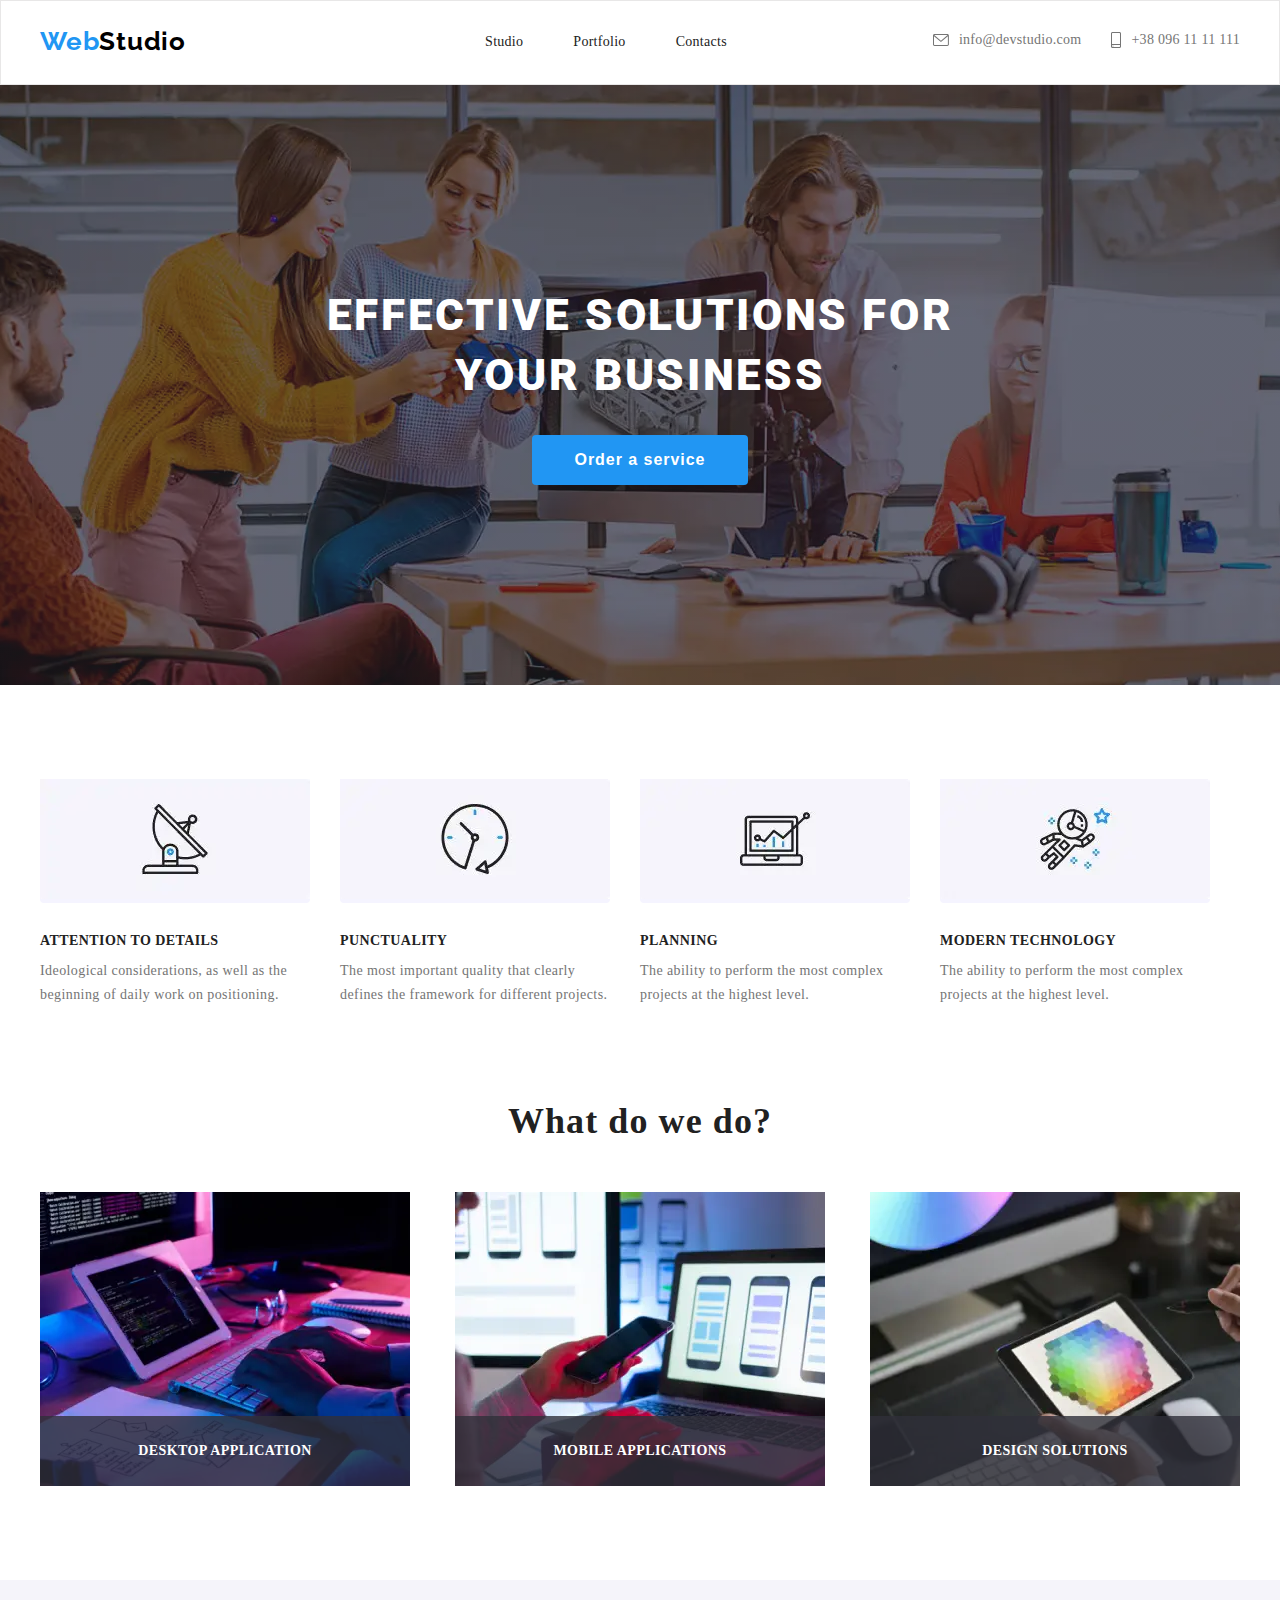
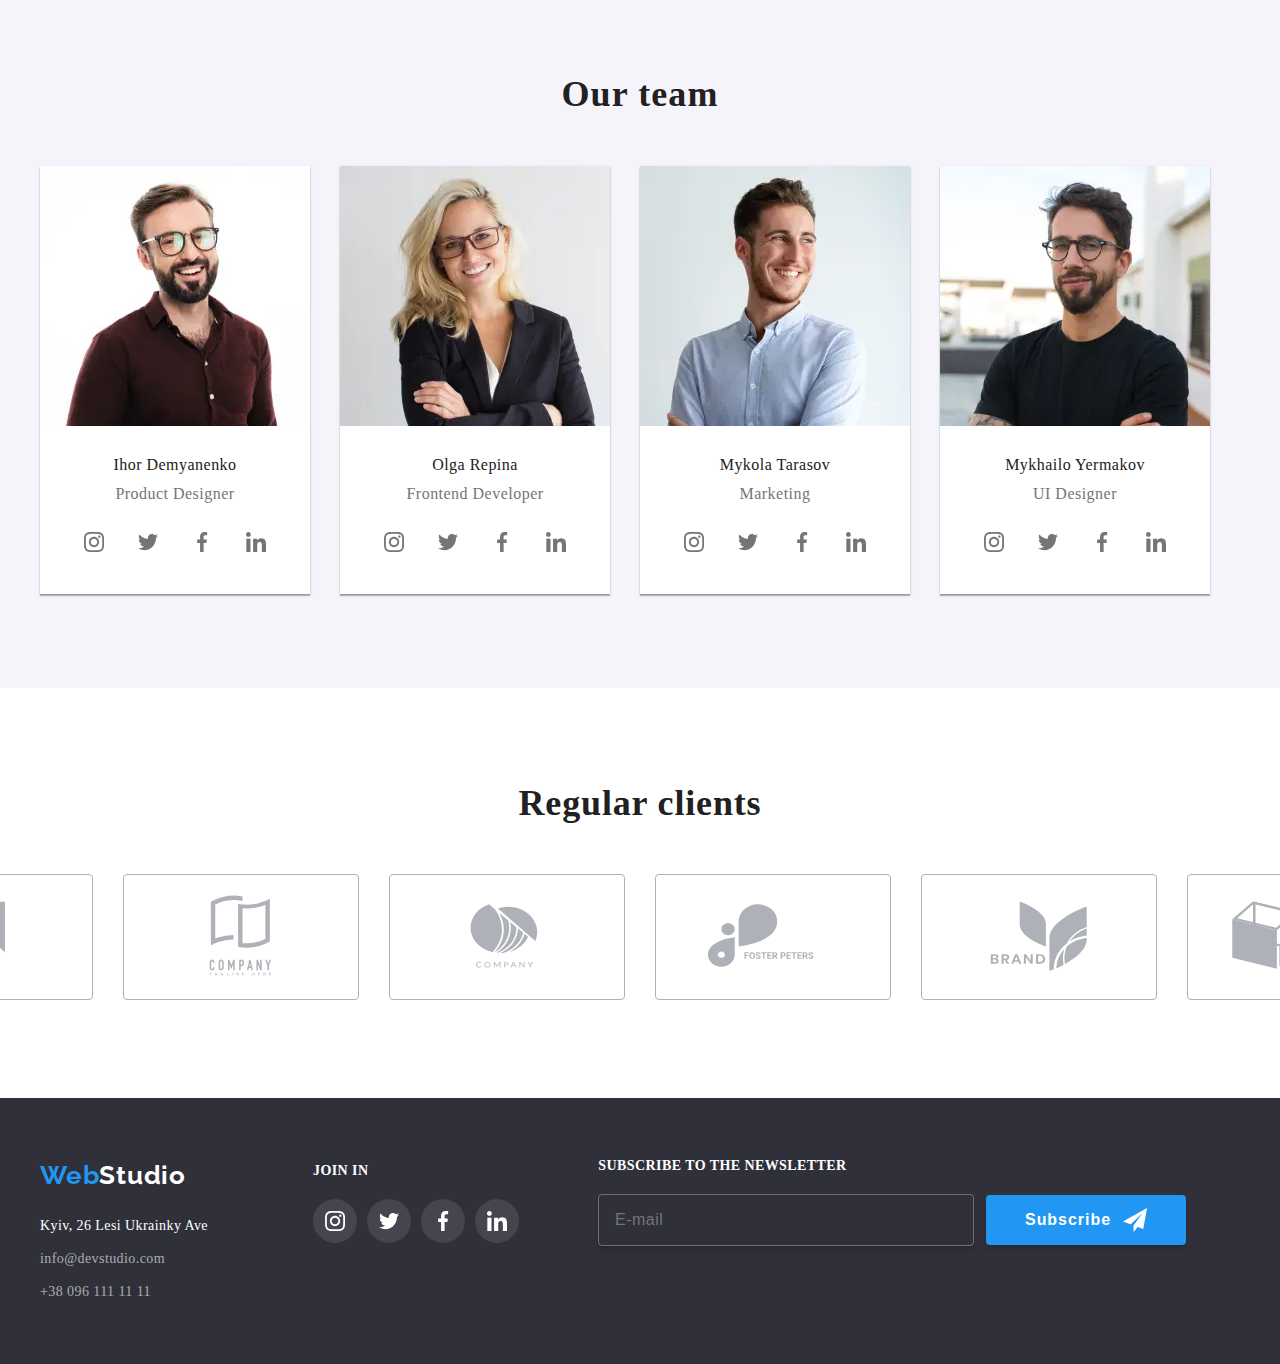
<file: index.html>
<!DOCTYPE html>
<html lang="en">
  <head>
    <meta charset="UTF-8" />
    <meta name="viewport" content="width=device-width, initial-scale=1.0" />
    <title>WebStudio</title>
    <link
      rel="stylesheet"
      href="https://cdnjs.cloudflare.com/ajax/libs/modern-normalize/2.0.0/modern-normalize.min.css"
      integrity="sha512-4xo8blKMVCiXpTaLzQSLSw3KFOVPWhm/TRtuPVc4WG6kUgjH6J03IBuG7JZPkcWMxJ5huwaBpOpnwYElP/m6wg=="
      crossorigin="anonymous"
      referrerpolicy="no-referrer"
    />
    <link rel="stylesheet" href="./css/reset.css" />
    <link rel="preconnect" href="https://fonts.googleapis.com" />
    <link rel="preconnect" href="https://fonts.gstatic.com" crossorigin />
    <link
      href="https://fonts.googleapis.com/css2?family=Raleway:wght@700&family=Roboto:wght@400;500;700;900&display=swap"
      rel="stylesheet"
    />
    <!-- <link rel="stylesheet" href="./css/style.css" /> -->
    <link rel="stylesheet" href="./css/main.min.css" />
  </head>
  <body>
    <header class="header">
      <div class="container header__box">
        <a class="header__logo" href="./index.html"
          >Web<span class="header__span">Studio</span></a
        >
        <nav class="header__navigation">
          <ul class="header__list">
            <li class="header__item">
              <a class="header__link header__line" href="./index.html"
                >Studio</a
              >
            </li>
            <li class="header__item">
              <a class="header__link" href="./portfolio.html">Portfolio</a>
            </li>
            <li class="header__item">
              <a class="header__link" href="">Contacts</a>
            </li>
          </ul>
        </nav>
        <ul class="header__contacts">
          <li class="header__item">
            <svg class="header__email">
              <use href="./images/symbol-defs.svg#icon-email"></use>
            </svg>
            <a class="header__mail" href="mailto:info@devstudio.com"
              >info@devstudio.com</a
            >
          </li>
          <li class="header__item">
            <svg class="header__phone">
              <use href="./images/symbol-defs.svg#icon-phone"></use>
            </svg>
            <a class="header__number" href="tel:+380961111111"
              >+38 096 11 11 111</a
            >
          </li>
        </ul>
        <button class="header__btn" data-mobile-open type="button">
          <svg class="header__svg">
            <use href="./images/symbol-defs.svg#icon-menu"></use>
          </svg>
        </button>
      </div>
    </header>
    <main>
      <!-- hero section -->
      <section class="hero">
        <div class="container">
          <h1 class="hero__title">effective solutions for your business</h1>
          <button class="hero__button" type="button" data-modal-open>
            Order a service
          </button>
        </div>
      </section>
      <!-- features -->
      <section class="features">
        <div class="container">
          <ul class="features__list">
            <li class="features__item">
              <h3 class="features__caption">ATTENTION TO DETAILS</h3>
              <p class="features__text">
                Ideological considerations, as well as the beginning of daily
                work on positioning.
              </p>
            </li>
            <li class="features__item">
              <h3 class="features__caption">PUNCTUALITY</h3>
              <p class="features__text">
                The most important quality that clearly defines the framework
                for different projects.
              </p>
            </li>
            <li class="features__item">
              <h3 class="features__caption">PLANNING</h3>
              <p class="features__text">
                The ability to perform the most complex projects at the highest
                level.
              </p>
            </li>
            <li class="features__item">
              <h3 class="features__caption">MODERN TECHNOLOGY</h3>
              <p class="features__text">
                The ability to perform the most complex projects at the highest
                level.
              </p>
            </li>
          </ul>
        </div>
      </section>
      <!-- what we do -->
      <section class="do">
        <div class="container do__box">
          <h2 class="do__title">What do we do?</h2>
          <ul class="do__list">
            <li class="do__item">
              <div class="do__work">
                <picture>
                 <source
                     srcset="./images/desktop/work1@desktop-1x.webp 1x, ./images/desktop/work1@desktop-2x.webp 2x"
                     type="image/webp" media=" (min-width: 1200px)" />
                 <img class="work__img" src="./images/programming.webp" alt="work1" />
             </picture>
                <p class="do__descr">Desktop application</p>
              </div>
            </li>
            <li class="do__item">
              <div class="do__work">
               <picture>
               <source
                   srcset="./images/desktop/work2@desktop-1x.webp 1x, ./images/desktop/work2@desktop-2x.webp 2x"
                   type="image/webp" media=" (min-width: 1200px)" />
               <img class="work__img" src="./images/ihor.webp" alt="work2" />
                 </picture>
                <p class="do__descr">Mobile applications</p>
              </div>
            </li>
            <li class="do__item">
              <div class="do__work">
                <picture>
                 <source
                     srcset="./images/desktop/work3@desktop-1x.webp 1x, ./images/desktop/work3@desktop-2x.webp 2x"
                     type="image/webp" media=" (min-width: 1200px)" />
                 <img class="work__img" src="./images/diagram.webp" alt="work3" />
             </picture>
                <p class="do__descr">Design solutions</p>
              </div>
            </li>
          </ul>
        </div>
      </section>
      <!-- our team -->
      <section class="team">
        <div class="container team__box">
          <h2 class="team__title">Our team</h2>
          <ul class="team__list">
            <li class="team__item">
              <picture>
               <source
                 srcset="./images/desktop/worker1@desktop-1x.webp 1x, ./images/desktop/worker1@desktop-2x.webp 2x"
                 type="image/webp"
                 media=" (min-width: 1200px)"
               />
               <source
                 srcset="./images/tablet/worker1@tablet-1x.webp 1x, ./images/tablet/worker1@tablet-2x.webp 2x"
                 type="image/webp"
                 media=" (min-width: 768px)"
               />
               <source
                 srcset="./images/phone/worker1@phone-1x.webp 1x, ./images/phone/worker1@phone-2x.webp 2x"
                 type="image/webp"
                 media=" (min-width: 320px)"
               />
               <img class="command__img" src="./images/ihor.webp" alt="worker1" />
             </picture>
              <h3 class="team__name">Ihor Demyanenko</h3>
              <p class="team__paragraph">Product Designer</p>
              <ul class="team__list2">
                <li class="team__contacts">
                  <a class="team__link">
                    <svg class="team__contact">
                      <use href="./images/symbol-defs.svg#icon-instagram"></use>
                    </svg>
                  </a>
                </li>
                <li class="team__contacts">
                  <a class="team__link">
                    <svg class="team__contact">
                      <use href="./images/symbol-defs.svg#icon-twitter"></use>
                    </svg>
                  </a>
                </li>
                <li class="team__contacts">
                  <a class="team__link">
                    <svg class="team__contact">
                      <use href="./images/symbol-defs.svg#icon-facebook"></use>
                    </svg>
                  </a>
                </li>
                <li class="team__contacts">
                  <a class="team__link">
                    <svg class="team__contact">
                      <use href="./images/symbol-defs.svg#icon-linkedin"></use>
                    </svg>
                  </a>
                </li>
              </ul>
            </li>
            <li class="team__item">
              <picture>
               <source
                 srcset="./images/desktop/worker2@desktop-1x.webp 1x, ./images/desktop/worker2@desktop-2x.webp 2x"
                 type="image/webp"
                 media=" (min-width: 1200px)"
               />
               <source
                 srcset="./images/tablet/worker2@tablet-1x.webp 1x, ./images/tablet/worker2@tablet-2x.webp 2x"
                 type="image/webp"
                 media=" (min-width: 768px)"
               />
               <source
                 srcset="./images/phone/worker2@phone-1x.webp 1x, ./images/phone/worker2@phone-2x.webp 2x"
                 type="image/webp"
                 media=" (min-width: 320px)"
               />
               <img class="command__img" src="./images/olga.webp" alt="worker2" />
             </picture>
              <h3 class="team__name">Olga Repina</h3>
              <p class="team__paragraph">Frontend Developer</p>
              <ul class="team__list2">
                <li class="team__contacts">
                  <a class="team__link" href="">
                    <svg class="team__contact">
                      <use href="./images/symbol-defs.svg#icon-instagram"></use>
                    </svg>
                  </a>
                </li>
                <li class="team__contacts">
                  <a class="team__link">
                    <svg class="team__contact">
                      <use href="./images/symbol-defs.svg#icon-twitter"></use>
                    </svg>
                  </a>
                </li>
                <li class="team__contacts">
                  <a class="team__link">
                    <svg class="team__contact">
                      <use href="./images/symbol-defs.svg#icon-facebook"></use>
                    </svg>
                  </a>
                </li>
                <li class="team__contacts">
                  <a class="team__link">
                    <svg class="team__contact">
                      <use href="./images/symbol-defs.svg#icon-linkedin"></use>
                    </svg>
                  </a>
                </li>
              </ul>
            </li>
            <li class="team__item">
             <picture>
              <source
                srcset="./images/desktop/worker3@desktop-1x.webp 1x, ./images/desktop/worker3@desktop-2x.webp 2x"
                type="image/webp"
                media=" (min-width: 1200px)"
              />
              <source
                srcset="./images/tablet/worker3@tablet-1x.webp 1x, ./images/tablet/worker3@tablet-2x.webp 2x"
                type="image/webp"
                media=" (min-width: 768px)"
              />
              <source
                srcset="./images/phone/worker3@phone-1x.webp 1x, ./images/phone/worker3@phone-2x.webp 2x"
                type="image/webp"
                media=" (min-width: 320px)"
              />
              <img class="command__img" src="./images/mykola.webp" alt="worker3" />
            </picture>
              <h3 class="team__name">Mykola Tarasov</h3>
              <p class="team__paragraph">Marketing</p>
              <ul class="team__list2">
                <li class="team__contacts">
                  <a class="team__link" href="">
                    <svg class="team__contact">
                      <use href="./images/symbol-defs.svg#icon-instagram"></use>
                    </svg>
                  </a>
                </li>
                <li class="team__contacts">
                  <a class="team__link">
                    <svg class="team__contact">
                      <use href="./images/symbol-defs.svg#icon-twitter"></use>
                    </svg>
                  </a>
                </li>
                <li class="team__contacts">
                  <a class="team__link">
                    <svg class="team__contact">
                      <use href="./images/symbol-defs.svg#icon-facebook"></use>
                    </svg>
                  </a>
                </li>
                <li class="team__contacts">
                  <a class="team__link">
                    <svg class="team__contact">
                      <use href="./images/symbol-defs.svg#icon-linkedin"></use>
                    </svg>
                  </a>
                </li>
              </ul>
            </li>
            <li class="team__item">
              <picture>
               <source
                 srcset="./images/desktop/worker4@desktop-1x.webp 1x, ./images/desktop/worker4@desktop-2x.webp 2x"
                 type="image/webp"
                 media=" (min-width: 1200px)"
               />
               <source
                 srcset="./images/tablet/worker4@tablet-1x.webp 1x, ./images/tablet/worker4@tablet-2x.webp 2x"
                 type="image/webp"
                 media=" (min-width: 768px)"
               />
               <source
                 srcset="./images/phone/worker4@phone-1x.webp 1x, ./images/phone/worker4@phone-2x.webp 2x"
                 type="image/webp"
                 media=" (min-width: 320px)"
               />
               <img class="command__img" src="./images/mykhailo.webp" alt="worker4" />
             </picture>
              <h3 class="team__name">Mykhailo Yermakov</h3>
              <p class="team__paragraph">UI Designer</p>
              <ul class="team__list2">
                <li class="team__contacts">
                  <a class="team__link">
                    <svg class="team__contact">
                      <use href="./images/symbol-defs.svg#icon-instagram"></use>
                    </svg>
                  </a>
                </li>
                <li class="team__contacts">
                  <a class="team__link">
                    <svg class="team__contact">
                      <use href="./images/symbol-defs.svg#icon-twitter"></use>
                    </svg>
                  </a>
                </li>
                <li class="team__contacts">
                  <a class="team__link">
                    <svg class="team__contact">
                      <use href="./images/symbol-defs.svg#icon-facebook"></use>
                    </svg>
                  </a>
                </li>
                <li class="team__contacts">
                  <a class="team__link">
                    <svg class="team__contact">
                      <use href="./images/symbol-defs.svg#icon-linkedin"></use>
                    </svg>
                  </a>
                </li>
              </ul>
            </li>
          </ul>
        </div>
      </section>
    </main>
    <section class="clients">
      <div class="container">
        <h3 class="clients__title">Regular сlients</h3>
        <ul class="clients__list">
          <li class="clients__item">
            <svg class="clients__icon">
              <use href="./images/symbol-defs.svg#icon-logo0"></use>
            </svg>
          </li>
          <li class="clients__item">
            <svg class="clients__icon">
              <use href="./images/symbol-defs.svg#icon-logo1"></use>
            </svg>
          </li>
          <li class="clients__item">
            <svg class="clients__icon">
              <use href="./images/symbol-defs.svg#icon-logo2"></use>
            </svg>
          </li>
          <li class="clients__item">
            <svg class="clients__icon">
              <use href="./images/symbol-defs.svg#icon-logo3"></use>
            </svg>
          </li>
          <li class="clients__item">
            <svg class="clients__icon">
              <use href="./images/symbol-defs.svg#icon-logo4"></use>
            </svg>
          </li>
          <li class="clients__item">
            <svg class="clients__icon">
              <use href="./images/symbol-defs.svg#icon-logo5"></use>
            </svg>
          </li>
        </ul>
      </div>
    </section>
    <!-- footer -->
    <footer class="footer">
      <div class="container">
        <div class="footer__desk">
          <div class="footer__cont">
            <div class="footer__info">
              <a class="footer__logo" href="./index.html"
                ><span class="footer__span">Web</span>Studio</a
              >
              <address class="footer__address">
                Kyiv, 26 Lesi Ukrainky Ave
              </address>
              <a
                class="footer__link"
                href="mailto:info@devstudio.com"
                target="_blank"
                >info@devstudio.com</a
              >
              <a class="footer__link" href="tel:+380961111111"
                >+38 096 111 11 11</a
              >
            </div>
            <div class="footer__join">
              <h4 class="footer__subtitle">Join in</h4>
              <ul class="footer__list">
                <li class="footer__item">
                  <svg class="footer__icon">
                    <use href="./images/symbol-defs.svg#icon-instagram"></use>
                  </svg>
                </li>
                <li class="footer__item">
                  <svg class="footer__icon">
                    <use href="./images/symbol-defs.svg#icon-twitter"></use>
                  </svg>
                </li>
                <li class="footer__item">
                  <svg class="footer__icon">
                    <use href="./images/symbol-defs.svg#icon-facebook"></use>
                  </svg>
                </li>
                <li class="footer__item">
                  <svg class="footer__icon">
                    <use href="./images/symbol-defs.svg#icon-linkedin"></use>
                  </svg>
                </li>
              </ul>
            </div>
          </div>
          <form action="" class="footer__form">
            <h2 class="footer__subscribe">Subscribe to the newsletter</h2>
            <div class="footer__container2">
              <input
                type="email"
                class="footer__input"
                placeholder="E-mail"
                required
              />
              <button class="footer__button" type="submit">
                Subscribe
                <svg
                  class="footer__tg"
                  xmlns="http://www.w3.org/2000/svg"
                  width="24"
                  height="24"
                  viewBox="0 0 24 24"
                  fill="none"
                >
                  <path
                    d="M24 0L0 13.5L7.66994 16.3407L19.5 5.25002L10.5017 17.3896L10.509 17.3923L10.5 17.3896V24.0001L14.8013 18.982L20.2501 21.0001L24 0Z"
                    fill="white"
                  />
                </svg>
              </button>
            </div>
          </form>
         </div>
        </div>
      </div>
    </footer>
   <div class="modal">
      <div class="modal__backdrop is-hidden" data-modal>
        <div class="modal__window">
          <form class="modal__form">
            <button class="modal__closebutton" type="button" data-modal-close>
              <svg class="modal__closeicons" width="18" height="18">
                <use href="./images/symbol-defs.svg#icon-closeblack"></use>
              </svg>
            </button>
            <h2 class="modal__title">Залиште свої дані, ми вам передзвонимо</h2>
            <ul class="modal__list">
              <li class="modal__item">
                <label for="name" class="modal__name">
                  Ім'я
                  <input id="name" type="text" class="modal__input" required />
                  <svg class="modal__icons" width="18" height="18">
                    <use href="./images/symbol-defs.svg#icon-personblack"></use>
                  </svg>
                </label>
              </li>
              <li class="modal__item">
                <label for="phone" class="modal__name">
                  Телефон
                  <input id="phone" type="tel" class="modal__input" required />
                  <svg class="modal__icons" width="18" height="18">
                    <use href="./images/symbol-defs.svg#icon-phoneblack"></use>
                  </svg>
                </label>
              </li>
              <li class="modal__item">
                <label for="email" class="modal__name">
                  Пошта
                  <input
                    id="email"
                    type="email"
                    class="modal__input"
                    required
                  />
                  <svg class="modal__icons" width="18" height="18">
                    <use href="./images/symbol-defs.svg#icon-emailblack"></use>
                  </svg>
                </label>
              </li>
              <li class="modal__item">
                <label for="comment" class="modal__name"
                  >Коментар
                  <textarea
                    id="comment"
                    cols="30"
                    rows="10"
                    class="modal__comment"
                    placeholder="Введіть текст"
                  ></textarea>
                </label>
              </li>
            </ul>
            <label class="modal__label">
              <input type="checkbox" class="modal__checkbox" required />
              <p class="modal__text">
                Погоджуюся з розсилкою та приймаю
                <a href="" class="modal__link">Умови договору</a>
              </p>
            </label>
            <button class="modal__button" type="submit" data-modal-close>
              Відправити
            </button>
          </form>
        </div>
      </div>
    </div>

    <div class="mobile">
      <div class="mobile__backdrop is-hidden" data-mobile>
        <div class="mobile__window">
          <button class="mobile__button" type="button" data-mobile-close>
            <svg class="mobile__icon">
              <use href="./images/symbol-defs.svg#icon-closeblack"></use>
            </svg>
          </button>
          <ul class="mobile__nav">
            <li class="mobile__item">
              <a class="mobile__link" href="./index.html">Студія</a>
            </li>
            <li class="mobile__item">
              <a class="mobile__link" href="./portfolio.html">Портфоліо</a>
            </li>
            <li class="mobile__item">
              <a class="mobile__link" href="#">Контакти</a>
            </li>
          </ul>
          <div class="mobile__gap"></div>
          <ul class="mobile__contacts">
            <li class="mobile__iteminfo">
              <a class="mobile__number" href="tel:+380961111111">+380961111111</a>
            </li>
            <li class="mobile__iteminfo">
              <a class="mobile__email" href="mailto:info@devstudio.com"
                >info@devstudio.com</a
              >
            </li>
          </ul>
          <ul class="mobile__social">
            <li class="mobile__itemsocial">
              <a class="mobile__sociallink" href="https://www.instagram.com/"
                >Instagram</a
              >
            </li>
            <li class="mobile__itemsocial">
              <a class="mobile__sociallink" href="https://twitter.com/?lang=uk"
                >Twitter</a
              >
            </li>
            <li class="mobile__itemsocial">
              <a class="mobile__sociallink" href="https://www.facebook.com/"
                >Facebook</a
              >
            </li>
            <li class="mobile__itemsocial">
              <a class="mobile__sociallink" href="https://linkedin.com/"
                >Linkedin</a
              >
            </li>
          </ul>
        </div>
      </div>
    </div>
    <script type="module" src="./js/index.js"></script>
<script type="module" src="./js/mobile.js"></script>
  </body>
</html>
</file>
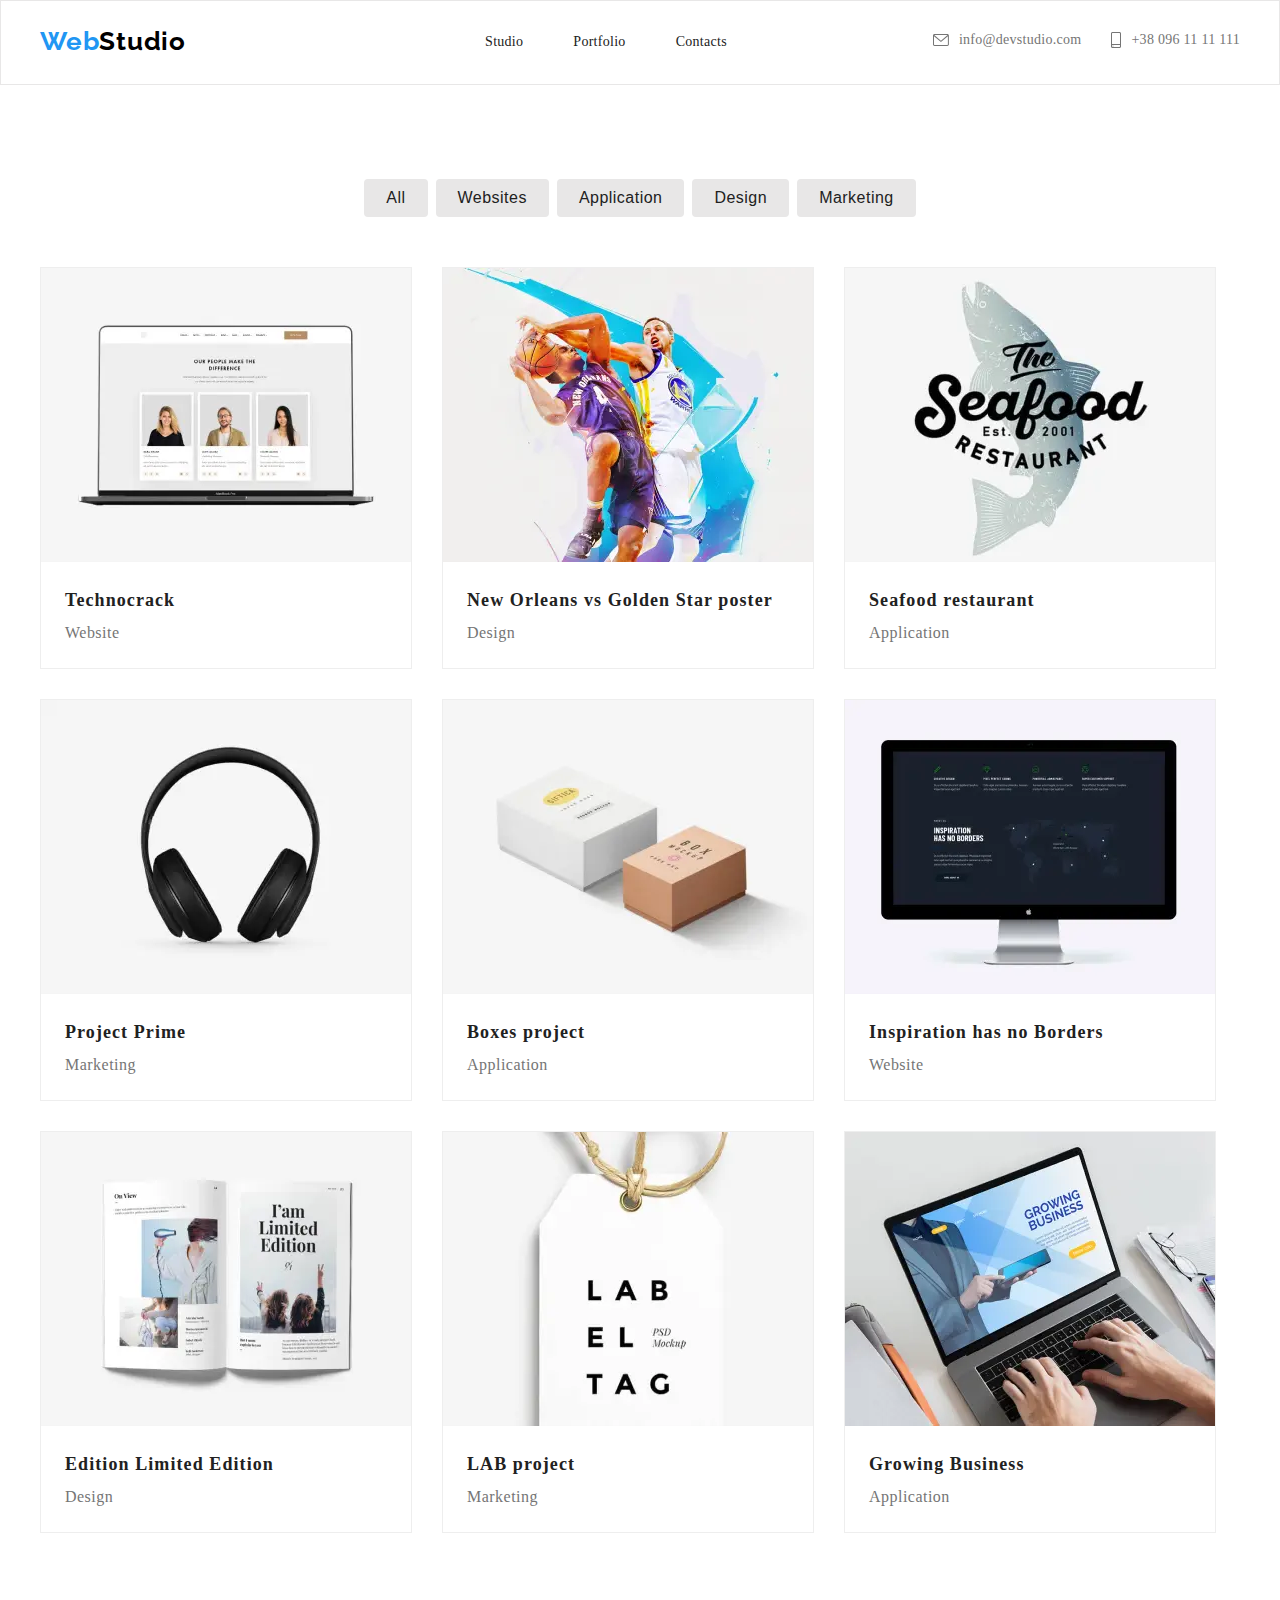
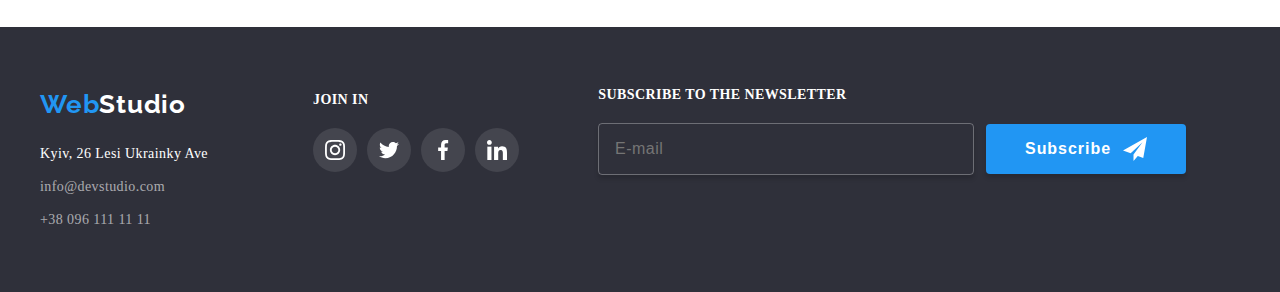
<file: portfolio.html>
<!DOCTYPE html>
<html lang="en">
  <head>
    <meta charset="UTF-8" />
    <meta name="viewport" content="width=device-width, initial-scale=1.0" />
    <title>Portfolio</title>
    <link
      rel="stylesheet"
      href="https://cdnjs.cloudflare.com/ajax/libs/modern-normalize/2.0.0/modern-normalize.min.css"
      integrity="sha512-4xo8blKMVCiXpTaLzQSLSw3KFOVPWhm/TRtuPVc4WG6kUgjH6J03IBuG7JZPkcWMxJ5huwaBpOpnwYElP/m6wg=="
      crossorigin="anonymous"
      referrerpolicy="no-referrer"
    />
    <link rel="preconnect" href="https://fonts.googleapis.com" />
    <link rel="preconnect" href="https://fonts.gstatic.com" crossorigin />
    <link
      href="https://fonts.googleapis.com/css2?family=Raleway:wght@700&family=Roboto:wght@400;500;700;900&display=swap"
      rel="stylesheet"
    />
    <!-- <link rel="stylesheet" href="./css/reset.css" /> -->
    <link rel="stylesheet" href="./css/portfolio.min.css" />
  </head>
  <body>
    <header class="header">
      <div class="container header__box">
        <a class="header__logo" href="./index.html"
          >Web<span class="header__span">Studio</span></a
        >
        <nav class="header__navigation">
          <ul class="header__list">
            <li class="header__item">
              <a class="header__link header__line" href="./index.html"
                >Studio</a
              >
            </li>
            <li class="header__item">
              <a class="header__link" href="./portfolio.html">Portfolio</a>
            </li>
            <li class="header__item">
              <a class="header__link" href="./contact.html">Contacts</a>
            </li>
          </ul>
        </nav>
        <ul class="header__contacts">
          <li class="header__item">
            <svg class="header__email">
              <use href="./images/symbol-defs.svg#icon-email"></use>
            </svg>
            <a class="header__mail" href="mailto:info@devstudio.com"
              >info@devstudio.com</a
            >
          </li>
          <li class="header__item">
            <svg class="header__phone">
              <use href="./images/symbol-defs.svg#icon-phone"></use>
            </svg>
            <a class="header__number" href="tel:+380961111111"
              >+38 096 11 11 111</a
            >
          </li>
        </ul>
        <button class="header__btn" type="button" data-mobile-open>
          <svg class="header__svg">
            <use href="./images/symbol-defs.svg#icon-menu"></use>
          </svg>
        </button>
      </div>
    </header>
    <main>
      <!-- hero section -->
      <section class="hero">
        <div class="container hero__flex">
          <nav class="hero__navigation">
            <ul class="hero__list">
              <li class="hero__item">
                <button class="hero__button" type="button">All</button>
              </li>
              <li class="hero__item">
                <button class="hero__button" type="button">Websites</button>
              </li>
              <li class="hero__item">
                <button class="hero__button" type="button">Application</button>
              </li>
              <li class="hero__item">
                <button class="hero__button" type="button">Design</button>
              </li>
              <li class="hero__item">
                <button class="hero__button" type="button">Marketing</button>
              </li>
            </ul>
          </nav>
        </div>
      </section>
      <!-- all -->
      <section class="all">
        <div class="container">
          <ul class="all__list">
            <li class="all__item grid__item">
              <div class="all__box">
               <picture>
                  <source
                    srcset="./images/desktop/site-work1@desktop-1x.webp 1x, ./images/desktop/site-work1@desktop-2x.webp 2x"
                    type="image/webp"
                    media=" (min-width: 1200px)"
                  />
                  <source
                    srcset="./images/tablet/site-work1@tablet-1x.webp 1x, ./images/tablet/site-work1@tablet-2x.webp 2x"
                    type="image/webp"
                    media=" (min-width: 768px)"
                  />
                  <source
                    srcset="./images/phone/site-work1@phone-1x.webp 1x, ./images/phone/site-work1@phone-2x.webp 2x"
                    type="image/webp"
                    media=" (min-width: 320px)"
                  />
                  <img class="sponcer__photo" src="./images/technocrack.webp" alt="site-work1" />
                </picture>
                <div class="all__overlay">
                  <p class="all__text">
                    The resource offers complex offers with different levels of
                    functionality and services. All this will allow the visitor
                    to get comprehensive information about the company or
                    private person.
                  </p>
                </div>
              </div>
              <h3 class="all__subtitle">Technocrack</h3>
              <p class="all__descr">Website</p>
            </li>
            <li class="all__item grid__item">
              <div class="all__box">
               <picture>
                  <source
                    srcset="./images/desktop/site-work2@desktop-1x.webp 1x, ./images/desktop/site-work2@desktop-2x.webp 2x"
                    type="image/webp"
                    media=" (min-width: 1200px)"
                  />
                  <source
                    srcset="./images/tablet/site-work2@tablet-1x.webp 1x, ./images/tablet/site-work2@tablet-2x.webp 2x"
                    type="image/webp"
                    media=" (min-width: 768px)"
                  />
                  <source
                    srcset="./images/phone/site-work2@phone-1x.webp 1x, ./images/phone/site-work2@phone-2x.webp 2x"
                    type="image/webp"
                    media=" (min-width: 320px)"
                  />
                  <img class="sponcer__photo" src="./images/basket.webp" alt="site-work2" />
                </picture>
                <div class="all__overlay">
                  <p class="all__text">
                    The resource offers complex offers with different levels of
                    functionality and services. All this will allow the visitor
                    to get comprehensive information about the company or
                    private person.
                  </p>
                </div>
              </div>
              <h3 class="all__subtitle">New Orleans vs Golden Star poster</h3>
              <p class="all__descr">Design</p>
            </li>
            <li class="all__item grid__item">
              <div class="all__box">
                <picture>
                  <source
                    srcset="./images/desktop/site-work3@desktop-1x.webp 1x, ./images/desktop/site-work3@desktop-2x.webp 2x"
                    type="image/webp"
                    media=" (min-width: 1200px)"
                  />
                  <source
                    srcset="./images/tablet/site-work3@tablet-1x.webp 1x, ./images/tablet/site-work3@tablet-2x.webp 2x"
                    type="image/webp"
                    media=" (min-width: 768px)"
                  />
                  <source
                    srcset="./images/phone/site-work3@phone-1x.webp 1x, ./images/phone/site-work3@phone-2x.webp 2x"
                    type="image/webp"
                    media=" (min-width: 320px)"
                  />
                  <img class="sponcer__photo" src="./images/seafood.webp" alt="site-work3" />
                </picture>
                <div class="all__overlay">
                  <p class="all__text">
                    The resource offers complex offers with different levels of
                    functionality and services. All this will allow the visitor
                    to get comprehensive information about the company or
                    private person.
                  </p>
                </div>
              </div>
              <h3 class="all__subtitle">Seafood restaurant</h3>
              <p class="all__descr">Application</p>
            </li>
            <li class="all__item grid__item">
              <div class="all__box">
                <picture>
                  <source
                    srcset="./images/desktop/site-work4@desktop-1x.webp 1x, ./images/desktop/site-work4@desktop-2x.webp 2x"
                    type="image/webp"
                    media=" (min-width: 1200px)"
                  />
                  <source
                    srcset="./images/tablet/site-work4@tablet-1x.webp 1x, ./images/tablet/site-work4@tablet-2x.webp 2x"
                    type="image/webp"
                    media=" (min-width: 768px)"
                  />
                  <source
                    srcset="./images/phone/site-work4@phone-1x.webp 1x, ./images/phone/site-work4@phone-2x.webp 2x"
                    type="image/webp"
                    media=" (min-width: 320px)"
                  />
                  <img class="sponcer__photo" src="./images/headphone.webp" alt="site-work4" />
                </picture>
                <div class="all__overlay">
                  <p class="all__text">
                    The resource offers complex offers with different levels of
                    functionality and services. All this will allow the visitor
                    to get comprehensive information about the company or
                    private person.
                  </p>
                </div>
              </div>
              <h3 class="all__subtitle">Project Prime</h3>
              <p class="all__descr">Marketing</p>
            </li>
            <li class="all__item grid__item">
              <div class="all__box">
                <picture>
                  <source
                    srcset="./images/desktop/site-work5@desktop-1x.webp 1x, ./images/desktop/site-work5@desktop-2x.webp 2x"
                    type="image/webp"
                    media=" (min-width: 1200px)"
                  />
                  <source
                    srcset="./images/tablet/site-work5@tablet-1x.webp 1x, ./images/tablet/site-work5@tablet-2x.webp 2x"
                    type="image/webp"
                    media=" (min-width: 768px)"
                  />
                  <source
                    srcset="./images/phone/site-work5@phone-1x.webp 1x, ./images/phone/site-work5@phone-2x.webp 2x"
                    type="image/webp"
                    media=" (min-width: 320px)"
                  />
                  <img class="sponcer__photo" src="./images/box.webp" alt="site-work5" />
                </picture>
                <div class="all__overlay">
                  <p class="all__text">
                    The resource offers complex offers with different levels of
                    functionality and services. All this will allow the visitor
                    to get comprehensive information about the company or
                    private person.
                  </p>
                </div>
              </div>
              <h3 class="all__subtitle">Boxes project</h3>
              <p class="all__descr">Application</p>
            </li>
            <li class="all__item grid__item">
              <div class="all__box">
               <picture>
                  <source
                    srcset="./images/desktop/site-work6@desktop-1x.webp 1x, ./images/desktop/site-work6@desktop-2x.webp 2x"
                    type="image/webp"
                    media=" (min-width: 1200px)"
                  />
                  <source
                    srcset="./images/tablet/site-work6@tablet-1x.webp 1x, ./images/tablet/site-work6@tablet-2x.webp 2x"
                    type="image/webp"
                    media=" (min-width: 768px)"
                  />
                  <source
                    srcset="./images/phone/site-work6@phone-1x.webp 1x, ./images/phone/site-work6@phone-2x.webp 2x"
                    type="image/webp"
                    media=" (min-width: 320px)"
                  />
                  <img class="sponcer__photo" src="./images/computer.webp" alt="site-work6" />
                </picture>
                <div class="all__overlay">
                  <p class="all__text">
                    The resource offers complex offers with different levels of
                    functionality and services. All this will allow the visitor
                    to get comprehensive information about the company or
                    private person.
                  </p>
                </div>
              </div>
              <h3 class="all__subtitle">Inspiration has no Borders</h3>
              <p class="all__descr">Website</p>
            </li>
            <li class="all__item grid__item">
              <div class="all__box">
                <picture>
                  <source
                    srcset="./images/desktop/site-work7@desktop-1x.webp 1x, ./images/desktop/site-work1@desktop-2x.webp 2x"
                    type="image/webp"
                    media=" (min-width: 1200px)"
                  />
                  <source
                    srcset="./images/tablet/site-work7@tablet-1x.webp 1x, ./images/tablet/site-work7@tablet-2x.webp 2x"
                    type="image/webp"
                    media=" (min-width: 768px)"
                  />
                  <source
                    srcset="./images/phone/site-work7@phone-1x.webp 1x, ./images/phone/site-work7@phone-2x.webp 2x"
                    type="image/webp"
                    media=" (min-width: 320px)"
                  />
                  <img class="sponcer__photo" src="./images/magazine.webp" alt="site-work1" />
                </picture>
                <div class="all__overlay">
                  <p class="all__text">
                    The resource offers complex offers with different levels of
                    functionality and services. All this will allow the visitor
                    to get comprehensive information about the company or
                    private person.
                  </p>
                </div>
              </div>
              <h3 class="all__subtitle">Edition Limited Edition</h3>
              <p class="all__descr">Design</p>
            </li>
            <li class="all__item grid__item">
              <div class="all__box">
                <picture>
                  <source
                    srcset="./images/desktop/site-work8@desktop-1x.webp 1x, ./images/desktop/site-work8@desktop-2x.webp 2x"
                    type="image/webp"
                    media=" (min-width: 1200px)"
                  />
                  <source
                    srcset="./images/tablet/site-work8@tablet-1x.webp 1x, ./images/tablet/site-work8@tablet-2x.webp 2x"
                    type="image/webp"
                    media=" (min-width: 768px)"
                  />
                  <source
                    srcset="./images/phone/site-work8@phone-1x.webp 1x, ./images/phone/site-work8@phone-2x.webp 2x"
                    type="image/webp"
                    media=" (min-width: 320px)"
                  />
                  <img class="sponcer__photo" src="./images/label.webp" alt="site-work8" />
                </picture>
                <div class="all__overlay">
                  <p class="all__text">
                    The resource offers complex offers with different levels of
                    functionality and services. All this will allow the visitor
                    to get comprehensive information about the company or
                    private person.
                  </p>
                </div>
              </div>
              <h3 class="all__subtitle">LAB project</h3>
              <p class="all__descr">Marketing</p>
            </li>
            <li class="all__item grid__item">
              <div class="all__box">
                <picture>
                  <source
                    srcset="./images/desktop/site-work9@desktop-1x.webp 1x, ./images/desktop/site-work9@desktop-2x.webp 2x"
                    type="image/webp"
                    media=" (min-width: 1200px)"
                  />
                  <source
                    srcset="./images/tablet/site-work9@tablet-1x.webp 1x, ./images/tablet/site-work9@tablet-2x.webp 2x"
                    type="image/webp"
                    media=" (min-width: 768px)"
                  />
                  <source
                    srcset="./images/phone/site-work9@phone-1x.webp 1x, ./images/phone/site-work9@phone-2x.webp 2x"
                    type="image/webp"
                    media=" (min-width: 320px)"
                  />
                  <img class="sponcer__photo" src="./images/business.webp" alt="site-work9" />
                </picture>
                <div class="all__overlay">
                  <p class="all__text">
                    The resource offers complex offers with different levels of
                    functionality and services. All this will allow the visitor
                    to get comprehensive information about the company or
                    private person.
                  </p>
                </div>
              </div>
              <h3 class="all__subtitle">Growing Business</h3>
              <p class="all__descr">Application</p>
            </li>
          </ul>
        </div>
      </section>
    </main>
    <!-- footer -->
    <footer class="footer">
      <div class="container">
        <div class="footer__desk">
          <div class="footer__cont">
            <div class="footer__info">
              <a class="footer__logo" href="./index.html"
                ><span class="footer__span">Web</span>Studio</a
              >
              <address class="footer__address">
                Kyiv, 26 Lesi Ukrainky Ave
              </address>
              <a
                class="footer__link"
                href="mailto:info@devstudio.com"
                target="_blank"
                >info@devstudio.com</a
              >
              <a class="footer__link" href="tel:+380961111111"
                >+38 096 111 11 11</a
              >
            </div>
            <div class="footer__join">
              <h4 class="footer__subtitle">Join in</h4>
              <ul class="footer__list">
                <li class="footer__item">
                  <svg class="footer__icon">
                    <use href="./images/symbol-defs.svg#icon-instagram"></use>
                  </svg>
                </li>
                <li class="footer__item">
                  <svg class="footer__icon">
                    <use href="./images/symbol-defs.svg#icon-twitter"></use>
                  </svg>
                </li>
                <li class="footer__item">
                  <svg class="footer__icon">
                    <use href="./images/symbol-defs.svg#icon-facebook"></use>
                  </svg>
                </li>
                <li class="footer__item">
                  <svg class="footer__icon">
                    <use href="./images/symbol-defs.svg#icon-linkedin"></use>
                  </svg>
                </li>
              </ul>
            </div>
          </div>
          <form action="" class="footer__form">
            <h2 class="footer__subscribe">Subscribe to the newsletter</h2>
            <div class="footer__container2">
              <input
                type="email"
                class="footer__input"
                placeholder="E-mail"
                required
              />
              <button class="footer__button" type="submit">
                Subscribe
                <svg
                  class="footer__tg"
                  xmlns="http://www.w3.org/2000/svg"
                  width="24"
                  height="24"
                  viewBox="0 0 24 24"
                  fill="none"
                >
                  <path
                    d="M24 0L0 13.5L7.66994 16.3407L19.5 5.25002L10.5017 17.3896L10.509 17.3923L10.5 17.3896V24.0001L14.8013 18.982L20.2501 21.0001L24 0Z"
                    fill="white"
                  />
                </svg>
              </button>
            </div>
          </form>
         </div>
        </div>
      </div>
    </footer>
      <div class="mobile">
      <div class="mobile__backdrop is-hidden" data-mobile>
        <div class="mobile__window">
          <button class="mobile__button" type="button" data-mobile-close>
            <svg class="mobile__icon">
              <use href="./images/symbol-defs.svg#icon-closeblack"></use>
            </svg>
          </button>
          <ul class="mobile__nav">
            <li class="mobile__item">
              <a class="mobile__link" href="./index.html">Студія</a>
            </li>
            <li class="mobile__item">
              <a class="mobile__link" href="./portfolio.html">Портфоліо</a>
            </li>
            <li class="mobile__item">
              <a class="mobile__link" href="#">Контакти</a>
            </li>
          </ul>
          <div class="mobile__gap"></div>
          <ul class="mobile__contacts">
            <li class="mobile__iteminfo">
              <a class="mobile__number" href="tel:+380961111111">+380961111111</a>
            </li>
            <li class="mobile__iteminfo">
              <a class="mobile__email" href="mailto:info@devstudio.com"
                >info@devstudio.com</a
              >
            </li>
          </ul>
          <ul class="mobile__social">
            <li class="mobile__itemsocial">
              <a class="mobile__sociallink" href="https://www.instagram.com/"
                >Instagram</a
              >
            </li>
            <li class="mobile__itemsocial">
              <a class="mobile__sociallink" href="https://twitter.com/?lang=uk"
                >Twitter</a
              >
            </li>
            <li class="mobile__itemsocial">
              <a class="mobile__sociallink" href="https://www.facebook.com/"
                >Facebook</a
              >
            </li>
            <li class="mobile__itemsocial">
              <a class="mobile__sociallink" href="https://linkedin.com/"
                >Linkedin</a
              >
            </li>
          </ul>
        </div>
      </div>
    </div>
      <script type="module" src="./js/mobile.js"></script>
  </body>
</html>
</file>
<file: css/style.css>
:root {
  --text-color: #212121;
  --logo-colour: #2196f3;
  --title-color: #FFFFF;
  --paragraphs-color: #757575;
  --bg-color: #f5f4fa;
}
body {
  font-family: Roboto;
}

.footer-form {
  padding-top: 12px;
  margin-left: 80px;
}

.footer-form-title {
  color: #fff;
  font-size: 14px;
  font-style: normal;
  font-weight: 700;
  line-height: normal;
  letter-spacing: 0.42px;
  text-transform: uppercase;
  margin-bottom: 20px;
}
.footer-form-container {
  display: flex;
  gap: 12px;
}

.footer-form-input {
  border-radius: 4px;
  border: 1px solid rgba(255, 255, 255, 0.3);
  background: rgba(33, 150, 243, 0.01);
  box-shadow: 0px 4px 4px 0px rgba(0, 0, 0, 0.15);
  padding: 15px 16px;
  width: 358px;
  color: #fff;
  font-size: 16px;
  font-weight: 400;
  line-height: 1.25;
  letter-spacing: 0.48px;
}
.footer-form-input:focus {
  outline: none;
  border: 1px solid #2196f3;
}

.footer-form-input::placeholder {
  color: #757575;
  font-size: 16px;
  font-weight: 400;
  line-height: 1.25;
  letter-spacing: 0.48px;
}

.footer-form-button {
  color: #fff;
  font-size: 16px;
  font-weight: 700;
  line-height: 1.87;
  letter-spacing: 0.96px;
  padding: 10px 28px;
  background-color: #2196f3;
  display: flex;
  gap: 10px;
  align-items: center;
  border-radius: 4px;
  box-shadow: 0px 4px 4px 0px rgba(0, 0, 0, 0.15);
  border: none;
}

.footer-form-icon {
  fill: #fff;
}
</file>
<file: css/main.min.css>
*{outline:none;margin:0;padding:0}a{text-decoration:none}ul{list-style:none}img{display:block;width:100%;max-width:100%;height:auto}button{border:none;display:block}.container{padding:0 10px;margin:0 auto}@media screen and (max-width: 767px){.container{max-width:480px}}@media screen and (min-width: 768px){.container{width:768px}}@media screen and (min-width: 1200px){.container{width:1200px}}.footer__subtitle,.footer__link,.footer__address,.do__descr,.features__text,.features__caption{font-size:14px;letter-spacing:.42px}.hero__button{background:#2196f3;color:#fff;border-radius:4px;border:none;font-size:16px}.modal__label,.modal__closebutton{display:flex;justify-content:center;align-items:center}.header{padding-top:16px;padding-bottom:16px;border:1px solid #e8e7e7}@media screen and (min-width: 768px){.header{padding-top:23px;padding-bottom:24px}}.header__box{display:flex;align-items:center;justify-content:space-between}@media screen and (min-width: 768px){.header__box{display:flex}}@media screen and (min-width: 1200px){.header__box{display:flex;align-items:center}}.header__logo{color:#2196f3;font-family:Raleway;font-size:24px;font-weight:700;line-height:1.38;letter-spacing:.72px;animation-name:run-title;animation-duration:2s}@media screen and (min-width: 768px){.header__logo{margin-right:88px}}@media screen and (min-width: 1200px){.header__logo{font-size:26px;letter-spacing:.78px;margin-right:93px}}.header__span{color:#000;font-family:Raleway;font-size:26px;font-weight:700;line-height:1.38;letter-spacing:.78px}.header__navigation{display:none}@media screen and (min-width: 768px){.header__navigation{display:block}}@media screen and (min-width: 1200px){.header__navigation{display:flex}}.header__list{display:none}@media screen and (min-width: 768px){.header__list{display:flex;gap:50px}}@media screen and (min-width: 1200px){.header__list{display:flex;gap:50px}}.header__item{display:flex;align-items:center}.header__item:hover>.header-link::after{opacity:1;transition-duration:250ms;transition-timing-function:cubic-bezier(0.4, 0, 0.2, 1)}.header__item:hover{fill:#2196f3;transition-duration:250ms;transition-timing-function:cubic-bezier(0.4, 0, 0.2, 1)}.header__line{color:#2196f3}.header__line::after{content:"";display:block;position:absolute;border-radius:50px;width:100%;height:4px;opacity:1;margin-top:28px}.header__link{color:#212121;font-size:14px;font-weight:500;letter-spacing:.28px;position:relative}.header__link:hover{color:#2196f3;transition-duration:250ms;transition-timing-function:cubic-bezier(0.4, 0, 0.2, 1)}.header__link::after{content:"";display:block;position:absolute;border-radius:50px;width:100%;height:4px;opacity:0;margin-top:28px;justify-content:center;background-color:#2196f3}.header__contacts{font-size:14px;font-weight:500;line-height:none;letter-spacing:none;text-transform:none;display:none}@media screen and (min-width: 768px){.header__contacts{display:flex;flex-direction:column;align-items:flex-start}}@media screen and (min-width: 1200px){.header__contacts{display:flex;flex-direction:row;gap:30px;margin-top:7px}}.header__email{fill:#757575;width:16px;height:12px;margin-right:10px;margin-bottom:10px}.header__mail{color:#757575;font-size:12px;font-weight:500;letter-spacing:.28px;margin-bottom:10px}@media screen and (min-width: 1200px){.header__mail{font-size:14px}}.header__mail:hover{color:#2196f3;transition-duration:250ms;transition-timing-function:cubic-bezier(0.4, 0, 0.2, 1)}.header__phone{fill:#757575;width:10px;height:16px;margin-right:10px}.header__number{color:#757575;font-size:12px;font-weight:500;letter-spacing:.28px}@media screen and (min-width: 1200px){.header__number{font-size:14px}}.header__number:hover{color:#2196f3;transition-duration:250ms;transition-timing-function:cubic-bezier(0.4, 0, 0.2, 1)}.header__svg{fill:#000;width:40px;height:40px}.header__btn{border:none;background-color:rgba(0,0,0,0)}@media screen and (min-width: 768px){.header__btn{display:none}}@keyframes run-title{0%{transform:translateY(-50px)}100%{transform:translate(0)}}.hero{background-image:linear-gradient(rgba(47, 48, 58, 0.4), rgba(47, 48, 58, 0.4)),url(../images/bg-hero.webp);max-width:1600px;margin-left:auto;margin-right:auto;background-repeat:no-repeat;background-position:center;padding-top:118px;padding-bottom:118px;background-size:cover}@media screen and (min-width: 320px){.hero{background-image:linear-gradient(rgba(47, 48, 58, 0.4), rgba(47, 48, 58, 0.4)),url(../images/phone/heroimg@phone-1x.webp)}}@media screen and (min-width: 320px)and (min-device-pixel-ratio: 2),screen and (min-width: 320px)and (-webkit-min-device-pixel-ratio: 2),screen and (min-width: 320px)and (min-resolution: 192dpi),screen and (min-width: 320px)and (min-resolution: 2dppx){.hero{background-image:linear-gradient(rgba(47, 48, 58, 0.4), rgba(47, 48, 58, 0.4)),url(../images/phone/heroimg@phone-2x.webp)}}@media screen and (min-width: 768px){.hero{background-image:linear-gradient(rgba(47, 48, 58, 0.4), rgba(47, 48, 58, 0.4)),url(../images/tablet/heroimg@tablet-1x.webp)}}@media screen and (min-width: 768px)and (min-device-pixel-ratio: 2),screen and (min-width: 768px)and (-webkit-min-device-pixel-ratio: 2),screen and (min-width: 768px)and (min-resolution: 192dpi),screen and (min-width: 768px)and (min-resolution: 2dppx){.hero{background-image:linear-gradient(rgba(47, 48, 58, 0.4), rgba(47, 48, 58, 0.4)),url(../images/tablet/heroimg@tablet-2x.webp)}}@media screen and (min-width: 1200px){.hero{background-image:linear-gradient(rgba(47, 48, 58, 0.4), rgba(47, 48, 58, 0.4)),url(../images/desktop/heroimg@desktop-1x.webp)}}@media screen and (min-width: 1200px)and (min-device-pixel-ratio: 2),screen and (min-width: 1200px)and (-webkit-min-device-pixel-ratio: 2),screen and (min-width: 1200px)and (min-resolution: 192dpi),screen and (min-width: 1200px)and (min-resolution: 2dppx){.hero{background-image:linear-gradient(rgba(47, 48, 58, 0.4), rgba(47, 48, 58, 0.4)),url(../images/desktop/heroimg@desktop-2x.webp)}}@media screen and (min-width: 1200px){.hero{padding-top:200px;padding-bottom:200px}}.hero__title{color:#fff;margin-left:auto;font-family:Roboto;margin-right:auto;max-width:360px;text-align:center;margin-bottom:30px;font-size:26px;font-weight:900;text-transform:uppercase;line-height:42px;letter-spacing:1.56px}@media screen and (min-width: 1200px){.hero__title{font-size:44px;line-height:60px;letter-spacing:2.64px;max-width:696px}}.hero__button{display:block;margin-left:auto;margin-right:auto;width:200px;height:50px;font-weight:700;line-height:1.87;letter-spacing:.96px}@media screen and (min-width: 1200px){.hero__button{width:216px}}.modal__backdrop{background-color:rgba(0,0,0,.5);-webkit-backdrop-filter:blur(5px);backdrop-filter:blur(5px);position:fixed;top:0;left:0;width:100%;height:100%;transition:opacity 250ms cubic-bezier(0.4, 0, 0.2, 1),visibility 250ms cubic-bezier(0.4, 0, 0.2, 1)}.modal__title{text-align:center;font-size:20px;font-weight:700;line-height:none;letter-spacing:.6px;text-transform:none;margin-bottom:12px}.modal__window{border-radius:4px;background:#fff;flex-shrink:0;box-shadow:0px 1px 3px 0px rgba(0,0,0,.12),0px 1px 1px 0px rgba(0,0,0,.14),0px 2px 1px 0px rgba(0,0,0,.2);position:absolute;top:50%;left:50%;transform:scale(1) translate(-50%, -50%);transition:transform 250ms cubic-bezier(0.4, 0, 0.2, 1);padding:40px;width:450px;height:609px}@media screen and (max-width: 460px){.modal__window{width:100%}}@media screen and (min-width: 768px){.modal__window{width:450px;height:609px}}@media screen and (min-width: 1200px){.modal__window{width:528px;height:581px}}.modal__backdrop.is-hidden .modal__window{transform:translate(0);transform:scale(0)}.modal .is-hidden{opacity:0;pointer-events:none;visibility:hidden}.modal .no-scroll{overflow:hidden}.modal__closebutton{background-color:rgba(0,0,0,0);border:1px solid rgba(0,0,0,.1);width:30px;height:30px;position:absolute;top:8px;right:8px}.modal__list{display:flex;flex-direction:column;gap:10px;margin-bottom:20px}.modal__name{font-size:12px;font-weight:400;line-height:none;letter-spacing:.12px;text-transform:none;position:relative;display:flex;flex-direction:column;gap:4px}.modal__input{width:370px;height:40px;border-radius:4px;border:1px solid rgba(33,33,33,.2);padding-left:35px;transition:border 250ms cubic-bezier(0.4, 0, 0.2, 1)}@media screen and (max-width: 460px){.modal__input{width:100%}}@media screen and (min-width: 768px){.modal__input{width:370px;height:40px}}@media screen and (min-width: 1200px){.modal__input{width:448px;height:40px}}.modal__icons{position:absolute;top:29px;left:12px;transition:fill 250ms cubic-bezier(0.4, 0, 0.2, 1)}.modal__icons:hover{fill:#2196f3}.modal__comment{width:370px;height:120px;border-radius:4px;border:1px solid rgba(33,33,33,.2);padding:12px 16px;color:#212121;font-size:12px;font-weight:400;line-height:1.17;letter-spacing:.12px;text-transform:none;resize:none;transition:border 250ms cubic-bezier(0.4, 0, 0.2, 1)}.modal__comment::-moz-placeholder{color:rgba(117,117,117,.5);font-size:12px;font-weight:400;line-height:none;letter-spacing:.12px;text-transform:none}.modal__comment::placeholder{color:rgba(117,117,117,.5);font-size:12px;font-weight:400;line-height:none;letter-spacing:.12px;text-transform:none}@media screen and (max-width: 460px){.modal__comment{width:100%}}@media screen and (min-width: 768px){.modal__comment{width:370px;height:120px}}@media screen and (min-width: 1200px){.modal__comment{width:448px;height:120px}}.modal__label{gap:8px}.modal__text{font-size:14px;font-weight:400;line-height:1.71;letter-spacing:.42px;text-transform:none}.modal__link{font-size:14px;font-weight:400;line-height:1.71;letter-spacing:.42px;text-transform:none;text-decoration-line:underline;transition:color 250ms cubic-bezier(0.4, 0, 0.2, 1)}.modal__link:hover{color:#2196f3}.modal__button{color:#fff;font-size:16px;font-weight:700;line-height:1.87;letter-spacing:.96px;text-transform:none;border-radius:4px;box-shadow:0px 4px 4px 0px rgba(0,0,0,.15);padding:10px 52px;margin:0 auto;display:block;margin-top:40px;border-color:rgba(0,0,0,0);background-color:#2196f3}@media screen and (min-width: 768px){.mobile{display:none}}@media screen and (min-width: 1200px){.mobile{display:none}}.mobile__backdrop{background-color:rgba(0,0,0,.5);-webkit-backdrop-filter:blur(5px);backdrop-filter:blur(5px);position:fixed;top:0;left:0;width:100vw;height:100vh;transition:opacity 250ms cubic-bezier(0.4, 0, 0.2, 1),visibility 250ms cubic-bezier(0.4, 0, 0.2, 1)}.mobile__window{display:flex;flex-direction:column;border-radius:4px;background:#fff;flex-shrink:0;box-shadow:0px 1px 3px 0px rgba(0,0,0,.12),0px 1px 1px 0px rgba(0,0,0,.14),0px 2px 1px 0px rgba(0,0,0,.2);position:absolute;top:50%;left:50%;transform:scale(1) translate(-50%, -50%);transition:transform 250ms cubic-bezier(0.4, 0, 0.2, 1);padding-left:40px;padding-right:15px;padding-bottom:40px;padding-top:10px;width:100%;height:100%}.mobile__backdrop.is-hidden .mobile__window{transform:translate(0);transform:scale(0)}.mobile .is-hidden{opacity:0;pointer-events:none;visibility:hidden}.mobile .no-scroll{overflow:hidden}.mobile__icon{width:30px;height:30px}.mobile__icon:hover{fill:#2196f3;transition:250ms cubic-bezier(0.4, 0, 0.2, 1)}.mobile__button{border:none;display:flex;margin-left:auto;padding:0}.mobile__link{color:#212121;font-size:40px;font-weight:500;line-height:none;letter-spacing:.8px;text-transform:none}.mobile__link:hover{color:#2196f3;transition:text 250ms cubic-bezier(0.4, 0, 0.2, 1)}.mobile__nav{display:flex;flex-direction:column;gap:32px}.mobile__gap{height:100%}.mobile__iteminfo{margin-bottom:32px}.mobile__number{color:#2196f3;font-size:34px;font-weight:500;line-height:none;letter-spacing:.68px;text-transform:none}.mobile__email{color:#212121;font-size:24px;font-weight:500;line-height:none;letter-spacing:.48px;text-transform:none}.mobile__sociallink{color:#2196f3;font-size:18px;font-weight:500;line-height:22px;letter-spacing:.36px;text-transform:none}.mobile__social{display:flex;justify-content:space-evenly}.mobile__itemsocial{margin-top:32px}.features{padding-top:60px;padding-bottom:60px}@media screen and (min-width: 1200px){.features{padding-top:94px;padding-bottom:94px}}.features__list{display:flex;gap:30px}@media screen and (max-width: 767px){.features__list{flex-direction:column}}@media screen and (min-width: 768px){.features__list{flex-wrap:wrap}}@media screen and (min-width: 1200px){.features__list{flex-direction:row}}.features__item:nth-child(1)::before{content:url("../images/antenna.webp");background-color:#f5f4ff;margin-bottom:30px;display:flex;justify-content:center;border-radius:4px}@media screen and (max-width: 767px){.features__item:nth-child(1)::before{max-width:450px}}@media screen and (min-width: 768px){.features__item:nth-child(1)::before{width:354px}}@media screen and (min-width: 1200px){.features__item:nth-child(1)::before{width:270px}}.features__item:nth-child(2)::before{content:url("../images/clock.webp");background-color:#f5f4ff;display:flex;justify-content:center;margin-bottom:30px;border-radius:4px}@media screen and (max-width: 767px){.features__item:nth-child(2)::before{max-width:450px}}@media screen and (min-width: 768px){.features__item:nth-child(2)::before{width:354px}}@media screen and (min-width: 1200px){.features__item:nth-child(2)::before{width:270px}}.features__item:nth-child(3)::before{content:url("../images/laptop.webp");background-color:#f5f4ff;display:flex;justify-content:center;margin-bottom:30px;border-radius:4px}@media screen and (max-width: 767px){.features__item:nth-child(3)::before{max-width:450px}}@media screen and (min-width: 768px){.features__item:nth-child(3)::before{width:354px}}@media screen and (min-width: 1200px){.features__item:nth-child(3)::before{width:270px}}.features__item:nth-child(4)::before{content:url("../images/space.webp");background-color:#f5f4ff;display:flex;justify-content:center;margin-bottom:30px;border-radius:4px}@media screen and (max-width: 767px){.features__item:nth-child(4)::before{max-width:450px}}@media screen and (min-width: 768px){.features__item:nth-child(4)::before{width:354px}}@media screen and (min-width: 1200px){.features__item:nth-child(4)::before{width:270px}}.features__caption{color:#212121;font-weight:700;line-height:1.14;margin-bottom:10px}@media screen and (max-width: 767px){.features__caption{display:flex;justify-content:center}}.features__text{color:#757575;font-weight:400;line-height:1.71}@media screen and (min-width: 768px){.features__text{width:354px}}@media screen and (min-width: 1200px){.features__text{width:270px}}.do{padding-bottom:94px}@media screen and (max-width: 1199px){.do{display:none}}.do__title{color:#212121;text-align:center;font-size:36px;font-weight:700;line-height:1.16;letter-spacing:1.08px;margin-bottom:50px}.do__list{display:flex;justify-content:space-between}.do__work{position:relative}.do__work>.do__descr{display:flex;align-items:center;justify-content:center;position:absolute;width:370px;height:70px;bottom:0;background:rgba(47,48,58,.8);color:#fff;font-size:14px;font-style:normal;font-weight:700;text-transform:uppercase}.do__descr{color:#fff;text-align:center;font-weight:700;line-height:normal;text-transform:uppercase}.team{padding-top:60px;padding-bottom:60px;background-color:#f5f4fa}@media screen and (min-width: 768px){.team{padding-bottom:60px;padding-top:60px}}@media screen and (min-width: 1200px){.team{padding-bottom:94px;padding-top:94px}}.team__title{color:#212121;text-align:center;font-size:28px;font-weight:700;line-height:1.16;letter-spacing:1.08px;margin-bottom:30px}@media screen and (min-width: 767px){.team__title{font-size:36px;margin-bottom:50px}}.team__list{display:flex;gap:30px}@media screen and (max-width: 767px){.team__list{flex-direction:column}}@media screen and (min-width: 768px){.team__list{flex-wrap:wrap}}@media screen and (min-width: 1200px){.team__list{flex-direction:row}}.team__item{background-color:#fff;text-align:center;padding-bottom:30px;box-shadow:0px 2px 1px 0px rgba(0,0,0,.2),0px 1px 1px 0px rgba(0,0,0,.14),0px 1px 3px 0px rgba(0,0,0,.12)}@media screen and (max-width: 767px){.team__item{max-width:450px}}@media screen and (min-width: 768px){.team__item{width:354px}}@media screen and (min-width: 1200px){.team__item{width:270px}}.team__img{margin-bottom:30px}.team__name{color:#212121;text-align:center;font-size:16px;font-weight:500;line-height:1.18;letter-spacing:.48px;margin-top:30px;margin-bottom:10px}.team__paragraph{color:#757575;text-align:center;font-size:16px;font-weight:400;line-height:1.18;letter-spacing:.48px}.team__list2{display:flex;justify-content:center;gap:10px;margin-top:16px}.team__contact{width:20px;height:20px;fill:#757575}.team__link{width:44px;height:44px;display:flex;justify-content:center;align-items:center}.team__link:hover{border-radius:100%;background-color:#2196f3}.team__link:hover>.team__contact{fill:#f5f5f5}.clients{padding-top:60px;padding-bottom:60px}@media screen and (min-width: 768px){.clients{padding-bottom:60px;padding-top:60px}}@media screen and (min-width: 1200px){.clients{padding-bottom:94px;padding-top:94px}}.clients__title{color:#212121;text-align:center;font-size:28px;font-weight:700;line-height:normal;letter-spacing:1.08px;margin-bottom:30px}@media screen and (min-width: 1200px){.clients__title{font-size:36px;font-weight:700;letter-spacing:.84px;margin-bottom:50px}}.clients__list{display:flex;gap:30px;justify-content:center}@media screen and (max-width: 1199px){.clients__list{flex-wrap:wrap}}@media screen and (min-width: 1200px){.clients__list{flex-direction:row}}.clients__item:hover>.clients__icon{fill:#2196f3;transition-duration:250ms;transition-timing-function:cubic-bezier(0.4, 0, 0.2, 1)}.clients__item:hover{border:1px solid #2196f3;width:170px;height:92px;border-radius:4px;transition-duration:250ms;transition-timing-function:cubic-bezier(0.4, 0, 0.2, 1)}.clients__icon{fill:#afb1b8;border-radius:4px;border:1px solid #afb1b8;width:170px;height:92px;padding-top:16px;padding-bottom:16px;padding-left:32px;padding-right:32px}.footer{background:#2f303a;padding-top:60px;padding-bottom:60px;display:flex}.footer__cont{display:flex}@media screen and (max-width: 767px){.footer__cont{flex-direction:column;text-align:center}}@media screen and (min-width: 768px){.footer__cont{flex-direction:row}}@media screen and (min-width: 1200px){.footer__cont{flex-direction:row;gap:93px}}@media screen and (min-width: 1200px){.footer__desk{display:flex}}.footer__info{display:flex;flex-direction:column;justify-content:center;align-items:center;margin:0}@media screen and (min-width: 768px){.footer__info{margin-left:76px;width:232px}}@media screen and (min-width: 1200px){.footer__info{margin-right:0;margin-left:0;align-items:start;width:180px}}.footer__logo{color:#fff;font-family:Raleway;font-size:26px;font-weight:700;line-height:1.38;letter-spacing:.78px;display:block;width:154px}@media screen and (min-width: 768px){.footer__logo{margin-right:auto;margin-left:auto}}@media screen and (min-width: 1200px){.footer__logo{margin-right:50px}}.footer__span{color:#2196f3;font-family:Raleway;font-size:26px;font-weight:700;line-height:1.38;letter-spacing:.78px}.footer__address{color:#fff;font-style:normal;font-weight:400;line-height:1.71;max-width:100%;margin-top:20px}@media screen and (max-width: 1199px){.footer__address{margin-left:auto;margin-right:auto}}.footer__link{color:rgba(255,255,255,.6);font-weight:400;line-height:1.71;max-width:100%;margin-top:9px;display:block}.footer__link:hover{color:#2196f3;transition-duration:250ms;transition-timing-function:cubic-bezier(0.4, 0, 0.2, 1)}.footer__subtitle{color:#fff;font-weight:700;text-transform:uppercase;margin-bottom:20px}@media screen and (min-width: 768px){.footer__subtitle{display:flex;justify-content:center}}@media screen and (min-width: 1200px){.footer__subtitle{margin-left:0;justify-content:start}}.footer__list{display:flex;gap:10px;width:206px}@media screen and (max-width: 1199px){.footer__list{margin-left:auto;margin-right:auto}}.footer__item{background-color:rgba(255,255,255,.1);border-radius:50%;width:44px;height:44px;display:flex;justify-content:center;align-items:center}.footer__item:hover{background-color:#2196f3;transition-duration:250ms;transition-timing-function:cubic-bezier(0.4, 0, 0.2, 1)}.footer__icon{width:20px;height:20px;fill:#fff}.footer__form{margin-top:60px}@media screen and (min-width: 1200px){.footer__form{margin-top:0}}.footer__subscribe{color:#fff;color:#fff;text-align:center;font-size:14px;font-weight:700;letter-spacing:.42px;text-transform:uppercase;margin-bottom:20px;display:flex;justify-content:center}@media screen and (min-width: 1200px){.footer__subscribe{margin-right:260px}}.footer__input{max-width:450px;height:50px;flex-shrink:0;border-radius:4px;border:1px solid rgba(255,255,255,.3);background:rgba(33,150,243,0);box-shadow:0px 4px 4px 0px rgba(0,0,0,.15);color:rgba(255,255,255,.6);font-size:16px;font-weight:400;line-height:20px;letter-spacing:.48px;padding-left:16px;width:100%}@media screen and (min-width: 768px){.footer__input{width:450px}}@media screen and (min-width: 1200px){.footer__input{width:358px}}.footer__button{border:none;width:200px;height:50px;border-radius:4px;background:#2196f3;box-shadow:0px 4px 4px 0px rgba(0,0,0,.15);color:#fff;font-size:16px;font-weight:700;line-height:30px;letter-spacing:.96px;margin-top:20px;display:flex;justify-content:center;align-items:center}@media screen and (min-width: 1200px){.footer__button{margin-top:0;margin-left:12px}}.footer__tg{width:24px;height:24px;fill:#fff;margin-left:12px}.footer__container2{display:flex;flex-wrap:wrap;justify-content:center}@media screen and (min-width: 768px){.footer__container2{flex-direction:column;flex-wrap:nowrap;align-items:center}}@media screen and (min-width: 1200px){.footer__container2{flex-direction:row;flex-wrap:wrap;display:flex;padding-left:79px}}.footer__join{margin-top:5px}@media screen and (min-width: 768px){.footer__join{margin-left:165px}}@media screen and (min-width: 1200px){.footer__join{margin-left:0;margin-right:0}}/*# sourceMappingURL=main.min.css.map */
</file>
<file: css/portfolio.min.css>
.footer__subtitle,.footer__link,.footer__address{font-size:14px;letter-spacing:.42px}.hero__button:hover{background:#2196f3;color:#fff;border-radius:4px;border:none;font-size:16px}.container{padding:0 10px;margin:0 auto}@media screen and (max-width: 767px){.container{max-width:480px}}@media screen and (min-width: 768px){.container{width:768px}}@media screen and (min-width: 1200px){.container{width:1200px}}*{outline:none;margin:0;padding:0}a{text-decoration:none}ul{list-style:none}img{display:block;width:100%;max-width:100%;height:auto}button{border:none;display:block}.header{padding-top:16px;padding-bottom:16px;border:1px solid #e8e7e7}@media screen and (min-width: 768px){.header{padding-top:23px;padding-bottom:24px}}.header__box{display:flex;align-items:center;justify-content:space-between}@media screen and (min-width: 768px){.header__box{display:flex}}@media screen and (min-width: 1200px){.header__box{display:flex;align-items:center}}.header__logo{color:#2196f3;font-family:Raleway;font-size:24px;font-weight:700;line-height:1.38;letter-spacing:.72px;animation-name:run-title;animation-duration:2s}@media screen and (min-width: 768px){.header__logo{margin-right:88px}}@media screen and (min-width: 1200px){.header__logo{font-size:26px;letter-spacing:.78px;margin-right:93px}}.header__span{color:#000;font-family:Raleway;font-size:26px;font-weight:700;line-height:1.38;letter-spacing:.78px}.header__navigation{display:none}@media screen and (min-width: 768px){.header__navigation{display:block}}@media screen and (min-width: 1200px){.header__navigation{display:flex}}.header__list{display:none}@media screen and (min-width: 768px){.header__list{display:flex;gap:50px}}@media screen and (min-width: 1200px){.header__list{display:flex;gap:50px}}.header__item{display:flex;align-items:center}.header__item:hover>.header-link::after{opacity:1;transition-duration:250ms;transition-timing-function:cubic-bezier(0.4, 0, 0.2, 1)}.header__item:hover{fill:#2196f3;transition-duration:250ms;transition-timing-function:cubic-bezier(0.4, 0, 0.2, 1)}.header__line{color:#2196f3}.header__line::after{content:"";display:block;position:absolute;border-radius:50px;width:100%;height:4px;opacity:1;margin-top:28px}.header__link{color:#212121;font-size:14px;font-weight:500;letter-spacing:.28px;position:relative}.header__link:hover{color:#2196f3;transition-duration:250ms;transition-timing-function:cubic-bezier(0.4, 0, 0.2, 1)}.header__link::after{content:"";display:block;position:absolute;border-radius:50px;width:100%;height:4px;opacity:0;margin-top:28px;justify-content:center;background-color:#2196f3}.header__contacts{font-size:14px;font-weight:500;line-height:none;letter-spacing:none;text-transform:none;display:none}@media screen and (min-width: 768px){.header__contacts{display:flex;flex-direction:column;align-items:flex-start}}@media screen and (min-width: 1200px){.header__contacts{display:flex;flex-direction:row;gap:30px;margin-top:7px}}.header__email{fill:#757575;width:16px;height:12px;margin-right:10px;margin-bottom:10px}.header__mail{color:#757575;font-size:12px;font-weight:500;letter-spacing:.28px;margin-bottom:10px}@media screen and (min-width: 1200px){.header__mail{font-size:14px}}.header__mail:hover{color:#2196f3;transition-duration:250ms;transition-timing-function:cubic-bezier(0.4, 0, 0.2, 1)}.header__phone{fill:#757575;width:10px;height:16px;margin-right:10px}.header__number{color:#757575;font-size:12px;font-weight:500;letter-spacing:.28px}@media screen and (min-width: 1200px){.header__number{font-size:14px}}.header__number:hover{color:#2196f3;transition-duration:250ms;transition-timing-function:cubic-bezier(0.4, 0, 0.2, 1)}.header__svg{fill:#000;width:40px;height:40px}.header__btn{border:none;background-color:rgba(0,0,0,0)}@media screen and (min-width: 768px){.header__btn{display:none}}@keyframes run-title{0%{transform:translateY(-50px)}100%{transform:translate(0)}}.hero{padding-top:60px;padding-bottom:50px}@media screen and (min-width: 1200px){.hero{padding-top:94px}}.hero__flex{max-width:100%}.hero__list{display:flex;gap:8px;justify-content:start;flex-wrap:wrap}@media screen and (min-width: 768px){.hero__list{justify-content:center}}@media screen and (min-width: 1200px){.hero__list{justify-content:center}}.hero__button{color:#212121;background-color:#e8e7e7;text-align:center;font-size:16px;font-weight:500;line-height:1.62;letter-spacing:.48px;display:block;height:38px;border-radius:4px;border:none;padding-top:6px;padding-bottom:6px;padding-left:22px;padding-right:22px}.hero__button:hover{box-shadow:0 2px 2px 0 rgba(0,0,0,.12),0 1px 2px 0 rgba(0,0,0,.08),0 3px 1px 0 rgba(0,0,0,.1);transition-duration:250ms;transition-timing-function:cubic-bezier(0.4, 0, 0.2, 1)}.all{padding-bottom:60px}@media screen and (min-width: 1200px){.all{padding-bottom:94px}}.all__list{display:flex;flex-wrap:wrap;gap:30px;justify-content:center}@media screen and (min-width: 768px){.all__list{justify-content:start}}.all__item{border:1px solid #fff;background-color:#fff;width:450px;padding-bottom:20px}.all__item:hover{box-shadow:1px 4px 6px 0px rgba(0,0,0,.16),0px 4px 4px 0px rgba(0,0,0,.06),0px 1px 1px 0px rgba(0,0,0,.12);transition-duration:250ms;transition-timing-function:cubic-bezier(0.4, 0, 0.2, 1)}@media screen and (min-width: 768px){.all__item{width:354px;border:1px solid #eee;background:#fff}}@media screen and (min-width: 1200px){.all__item{width:370px}}.all__subtitle{color:#212121;font-size:18px;font-weight:700;line-height:2;letter-spacing:1.08px;padding-left:24px;padding-top:20px}.all__descr{color:#757575;font-size:16px;font-weight:400;line-height:1.87;letter-spacing:.48px;padding-left:24px}.all__box{position:relative;width:100%;margin:0 auto;background-color:#757575;overflow:hidden}.all__overlay{position:absolute;top:0;left:0;width:100%;height:100%;background:rgba(33,150,243,.9);transform:translateY(100%);display:flex;align-items:center;justify-content:center}.all__text{color:#fff;font-size:18px;font-weight:400;line-height:28px;letter-spacing:.54px;width:322px}.all__box:hover .all__overlay{transform:translatey(0);transition-duration:250ms;transition-timing-function:cubic-bezier(0.4, 0, 0.2, 1)}.all__overlay p{color:#fff;padding:10px;margin:0;font-size:18px}.all .grid{display:flex;justify-content:center;gap:var(--grid-gap)}@media screen and (min-width: 768px){.mobile{display:none}}@media screen and (min-width: 1200px){.mobile{display:none}}.mobile__backdrop{background-color:rgba(0,0,0,.5);-webkit-backdrop-filter:blur(5px);backdrop-filter:blur(5px);position:fixed;top:0;left:0;width:100vw;height:100vh;transition:opacity 250ms cubic-bezier(0.4, 0, 0.2, 1),visibility 250ms cubic-bezier(0.4, 0, 0.2, 1)}.mobile__window{display:flex;flex-direction:column;border-radius:4px;background:#fff;flex-shrink:0;box-shadow:0px 1px 3px 0px rgba(0,0,0,.12),0px 1px 1px 0px rgba(0,0,0,.14),0px 2px 1px 0px rgba(0,0,0,.2);position:absolute;top:50%;left:50%;transform:scale(1) translate(-50%, -50%);transition:transform 250ms cubic-bezier(0.4, 0, 0.2, 1);padding-left:40px;padding-right:15px;padding-bottom:40px;padding-top:10px;width:100%;height:100%}.mobile__backdrop.is-hidden .mobile__window{transform:translate(0);transform:scale(0)}.mobile .is-hidden{opacity:0;pointer-events:none;visibility:hidden}.mobile .no-scroll{overflow:hidden}.mobile__icon{width:30px;height:30px}.mobile__icon:hover{fill:#2196f3;transition:250ms cubic-bezier(0.4, 0, 0.2, 1)}.mobile__button{border:none;display:flex;margin-left:auto;padding:0}.mobile__link{color:#212121;font-size:40px;font-weight:500;line-height:none;letter-spacing:.8px;text-transform:none}.mobile__link:hover{color:#2196f3;transition:text 250ms cubic-bezier(0.4, 0, 0.2, 1)}.mobile__nav{display:flex;flex-direction:column;gap:32px}.mobile__gap{height:100%}.mobile__iteminfo{margin-bottom:32px}.mobile__number{color:#2196f3;font-size:34px;font-weight:500;line-height:none;letter-spacing:.68px;text-transform:none}.mobile__email{color:#212121;font-size:24px;font-weight:500;line-height:none;letter-spacing:.48px;text-transform:none}.mobile__sociallink{color:#2196f3;font-size:18px;font-weight:500;line-height:22px;letter-spacing:.36px;text-transform:none}.mobile__social{display:flex;justify-content:space-evenly}.mobile__itemsocial{margin-top:32px}.footer{background:#2f303a;padding-top:60px;padding-bottom:60px;display:flex}.footer__cont{display:flex}@media screen and (max-width: 767px){.footer__cont{flex-direction:column;text-align:center}}@media screen and (min-width: 768px){.footer__cont{flex-direction:row}}@media screen and (min-width: 1200px){.footer__cont{flex-direction:row;gap:93px}}@media screen and (min-width: 1200px){.footer__desk{display:flex}}.footer__info{display:flex;flex-direction:column;justify-content:center;align-items:center;margin:0}@media screen and (min-width: 768px){.footer__info{margin-left:76px;width:232px}}@media screen and (min-width: 1200px){.footer__info{margin-right:0;margin-left:0;align-items:start;width:180px}}.footer__logo{color:#fff;font-family:Raleway;font-size:26px;font-weight:700;line-height:1.38;letter-spacing:.78px;display:block;width:154px}@media screen and (min-width: 768px){.footer__logo{margin-right:auto;margin-left:auto}}@media screen and (min-width: 1200px){.footer__logo{margin-right:50px}}.footer__span{color:#2196f3;font-family:Raleway;font-size:26px;font-weight:700;line-height:1.38;letter-spacing:.78px}.footer__address{color:#fff;font-style:normal;font-weight:400;line-height:1.71;max-width:100%;margin-top:20px}@media screen and (max-width: 1199px){.footer__address{margin-left:auto;margin-right:auto}}.footer__link{color:rgba(255,255,255,.6);font-weight:400;line-height:1.71;max-width:100%;margin-top:9px;display:block}.footer__link:hover{color:#2196f3;transition-duration:250ms;transition-timing-function:cubic-bezier(0.4, 0, 0.2, 1)}.footer__subtitle{color:#fff;font-weight:700;text-transform:uppercase;margin-bottom:20px}@media screen and (min-width: 768px){.footer__subtitle{display:flex;justify-content:center}}@media screen and (min-width: 1200px){.footer__subtitle{margin-left:0;justify-content:start}}.footer__list{display:flex;gap:10px;width:206px}@media screen and (max-width: 1199px){.footer__list{margin-left:auto;margin-right:auto}}.footer__item{background-color:rgba(255,255,255,.1);border-radius:50%;width:44px;height:44px;display:flex;justify-content:center;align-items:center}.footer__item:hover{background-color:#2196f3;transition-duration:250ms;transition-timing-function:cubic-bezier(0.4, 0, 0.2, 1)}.footer__icon{width:20px;height:20px;fill:#fff}.footer__form{margin-top:60px}@media screen and (min-width: 1200px){.footer__form{margin-top:0}}.footer__subscribe{color:#fff;color:#fff;text-align:center;font-size:14px;font-weight:700;letter-spacing:.42px;text-transform:uppercase;margin-bottom:20px;display:flex;justify-content:center}@media screen and (min-width: 1200px){.footer__subscribe{margin-right:260px}}.footer__input{max-width:450px;height:50px;flex-shrink:0;border-radius:4px;border:1px solid rgba(255,255,255,.3);background:rgba(33,150,243,0);box-shadow:0px 4px 4px 0px rgba(0,0,0,.15);color:rgba(255,255,255,.6);font-size:16px;font-weight:400;line-height:20px;letter-spacing:.48px;padding-left:16px;width:100%}@media screen and (min-width: 768px){.footer__input{width:450px}}@media screen and (min-width: 1200px){.footer__input{width:358px}}.footer__button{border:none;width:200px;height:50px;border-radius:4px;background:#2196f3;box-shadow:0px 4px 4px 0px rgba(0,0,0,.15);color:#fff;font-size:16px;font-weight:700;line-height:30px;letter-spacing:.96px;margin-top:20px;display:flex;justify-content:center;align-items:center}@media screen and (min-width: 1200px){.footer__button{margin-top:0;margin-left:12px}}.footer__tg{width:24px;height:24px;fill:#fff;margin-left:12px}.footer__container2{display:flex;flex-wrap:wrap;justify-content:center}@media screen and (min-width: 768px){.footer__container2{flex-direction:column;flex-wrap:nowrap;align-items:center}}@media screen and (min-width: 1200px){.footer__container2{flex-direction:row;flex-wrap:wrap;display:flex;padding-left:79px}}.footer__join{margin-top:5px}@media screen and (min-width: 768px){.footer__join{margin-left:165px}}@media screen and (min-width: 1200px){.footer__join{margin-left:0;margin-right:0}}/*# sourceMappingURL=portfolio.min.css.map */
</file>
